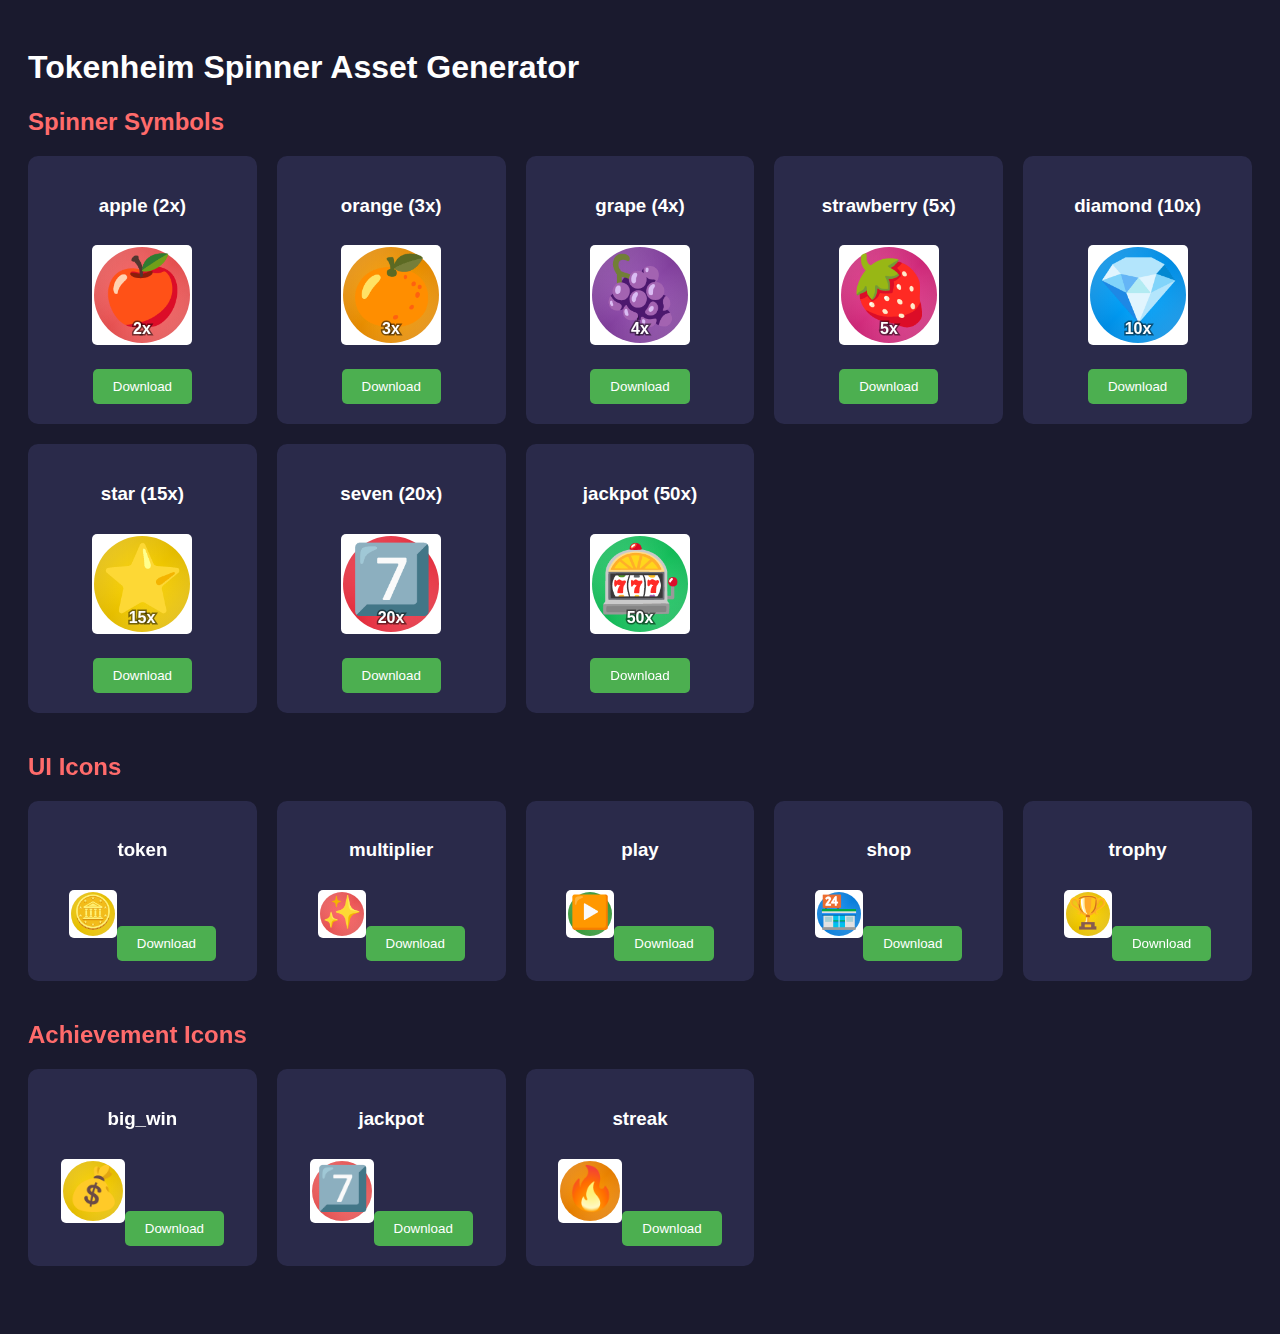
<file: src/client/asset_generator.html>
<!DOCTYPE html>
<html lang="en">
<head>
    <meta charset="UTF-8">
    <meta name="viewport" content="width=device-width, initial-scale=1.0">
    <title>Asset Generator - Tokenheim Spinner</title>
    <style>
        body {
            background: #1a1a2e;
            color: white;
            font-family: Arial, sans-serif;
            padding: 20px;
        }
        .generator-container {
            display: grid;
            grid-template-columns: repeat(auto-fill, minmax(200px, 1fr));
            gap: 20px;
            margin-bottom: 40px;
        }
        .asset-item {
            background: #2a2a4a;
            padding: 20px;
            border-radius: 10px;
            text-align: center;
        }
        canvas {
            margin: 10px 0;
            background: #ffffff;
            border-radius: 5px;
        }
        button {
            background: #4CAF50;
            color: white;
            border: none;
            padding: 10px 20px;
            border-radius: 5px;
            cursor: pointer;
            margin-top: 10px;
        }
        button:hover {
            background: #45a049;
        }
        h2 {
            color: #ff6b6b;
            margin-bottom: 20px;
        }
    </style>
</head>
<body>
    <h1>Tokenheim Spinner Asset Generator</h1>
    
    <h2>Spinner Symbols</h2>
    <div class="generator-container" id="spinner-symbols"></div>
    
    <h2>UI Icons</h2>
    <div class="generator-container" id="ui-icons"></div>
    
    <h2>Achievement Icons</h2>
    <div class="generator-container" id="achievement-icons"></div>

    <script>
        class AssetGenerator {
            constructor() {
                this.spinnerSymbols = {
                    apple: { emoji: '🍎', color: '#ff6b6b', size: 100, value: '2x' },
                    orange: { emoji: '🍊', color: '#ffa502', size: 100, value: '3x' },
                    grape: { emoji: '🍇', color: '#9b59b6', size: 100, value: '4x' },
                    strawberry: { emoji: '🍓', color: '#e84393', size: 100, value: '5x' },
                    diamond: { emoji: '💎', color: '#00a8ff', size: 100, value: '10x' },
                    star: { emoji: '⭐', color: '#ffd700', size: 100, value: '15x' },
                    seven: { emoji: '7️⃣', color: '#ff4757', size: 100, value: '20x' },
                    jackpot: { emoji: '🎰', color: '#2ed573', size: 100, value: '50x' }
                };

                this.uiIcons = {
                    token: { emoji: '🪙', color: '#ffd700', size: 48 },
                    multiplier: { emoji: '✨', color: '#ff6b6b', size: 48 },
                    play: { emoji: '▶️', color: '#4CAF50', size: 48 },
                    shop: { emoji: '🏪', color: '#2196F3', size: 48 },
                    trophy: { emoji: '🏆', color: '#ffd700', size: 48 }
                };

                this.achievementIcons = {
                    big_win: { emoji: '💰', color: '#ffd700', size: 64 },
                    jackpot: { emoji: '7️⃣', color: '#ff6b6b', size: 64 },
                    streak: { emoji: '🔥', color: '#ff9800', size: 64 }
                };

                this.init();
            }

            init() {
                this.generateSpinnerSymbols();
                this.generateUIIcons();
                this.generateAchievementIcons();
            }

            createCanvas(width, height) {
                const canvas = document.createElement('canvas');
                canvas.width = width;
                canvas.height = height;
                return canvas;
            }

            drawSymbol(ctx, config) {
                const { emoji, color, size, value } = config;
                
                // Clear background
                ctx.clearRect(0, 0, size, size);

                // Draw background circle with gradient
                const gradient = ctx.createRadialGradient(
                    size/2, size/2, 0,
                    size/2, size/2, size/2
                );
                gradient.addColorStop(0, color);
                gradient.addColorStop(1, this.adjustColor(color, -30));
                
                ctx.beginPath();
                ctx.arc(size/2, size/2, size/2 - 2, 0, Math.PI * 2);
                ctx.fillStyle = gradient;
                ctx.fill();

                // Add shine effect
                const shine = ctx.createLinearGradient(0, 0, size, size);
                shine.addColorStop(0, 'rgba(255, 255, 255, 0.2)');
                shine.addColorStop(0.5, 'rgba(255, 255, 255, 0)');
                shine.addColorStop(1, 'rgba(255, 255, 255, 0.2)');
                ctx.fillStyle = shine;
                ctx.fill();

                // Draw emoji
                ctx.font = `${size/1.5}px Arial`;
                ctx.textAlign = 'center';
                ctx.textBaseline = 'middle';
                ctx.fillText(emoji, size/2, size/2);

                // Draw value label if provided
                if (value) {
                    ctx.font = 'bold 16px Arial';
                    ctx.fillStyle = 'white';
                    ctx.strokeStyle = 'rgba(0, 0, 0, 0.5)';
                    ctx.lineWidth = 3;
                    ctx.strokeText(value, size/2, size - 15);
                    ctx.fillText(value, size/2, size - 15);
                }
            }

            adjustColor(color, amount) {
                const hex = color.replace('#', '');
                const r = Math.max(0, Math.min(255, parseInt(hex.substr(0, 2), 16) + amount));
                const g = Math.max(0, Math.min(255, parseInt(hex.substr(2, 2), 16) + amount));
                const b = Math.max(0, Math.min(255, parseInt(hex.substr(4, 2), 16) + amount));
                return `#${r.toString(16).padStart(2, '0')}${g.toString(16).padStart(2, '0')}${b.toString(16).padStart(2, '0')}`;
            }

            generateSpinnerSymbols() {
                const container = document.getElementById('spinner-symbols');
                for (const [name, config] of Object.entries(this.spinnerSymbols)) {
                    const div = document.createElement('div');
                    div.className = 'asset-item';
                    div.innerHTML = `<h3>${name} (${config.value})</h3>`;

                    const canvas = this.createCanvas(config.size, config.size);
                    const ctx = canvas.getContext('2d');
                    this.drawSymbol(ctx, config);
                    
                    div.appendChild(canvas);

                    const downloadBtn = document.createElement('button');
                    downloadBtn.textContent = 'Download';
                    downloadBtn.onclick = () => this.downloadCanvas(canvas, name);
                    div.appendChild(downloadBtn);

                    container.appendChild(div);
                }
            }

            generateUIIcons() {
                const container = document.getElementById('ui-icons');
                for (const [name, config] of Object.entries(this.uiIcons)) {
                    const div = document.createElement('div');
                    div.className = 'asset-item';
                    div.innerHTML = `<h3>${name}</h3>`;

                    const canvas = this.createCanvas(config.size, config.size);
                    const ctx = canvas.getContext('2d');
                    this.drawSymbol(ctx, config);
                    
                    div.appendChild(canvas);

                    const downloadBtn = document.createElement('button');
                    downloadBtn.textContent = 'Download';
                    downloadBtn.onclick = () => this.downloadCanvas(canvas, name);
                    div.appendChild(downloadBtn);

                    container.appendChild(div);
                }
            }

            generateAchievementIcons() {
                const container = document.getElementById('achievement-icons');
                for (const [name, config] of Object.entries(this.achievementIcons)) {
                    const div = document.createElement('div');
                    div.className = 'asset-item';
                    div.innerHTML = `<h3>${name}</h3>`;

                    const canvas = this.createCanvas(config.size, config.size);
                    const ctx = canvas.getContext('2d');
                    this.drawSymbol(ctx, config);
                    
                    div.appendChild(canvas);

                    const downloadBtn = document.createElement('button');
                    downloadBtn.textContent = 'Download';
                    downloadBtn.onclick = () => this.downloadCanvas(canvas, name);
                    div.appendChild(downloadBtn);

                    container.appendChild(div);
                }
            }

            downloadCanvas(canvas, name) {
                const link = document.createElement('a');
                link.download = `${name}.png`;
                link.href = canvas.toDataURL('image/png');
                link.click();
            }
        }

        // Initialize the generator when the page loads
        window.addEventListener('load', () => {
            new AssetGenerator();
        });
    </script>
</body>
</html>
</file>
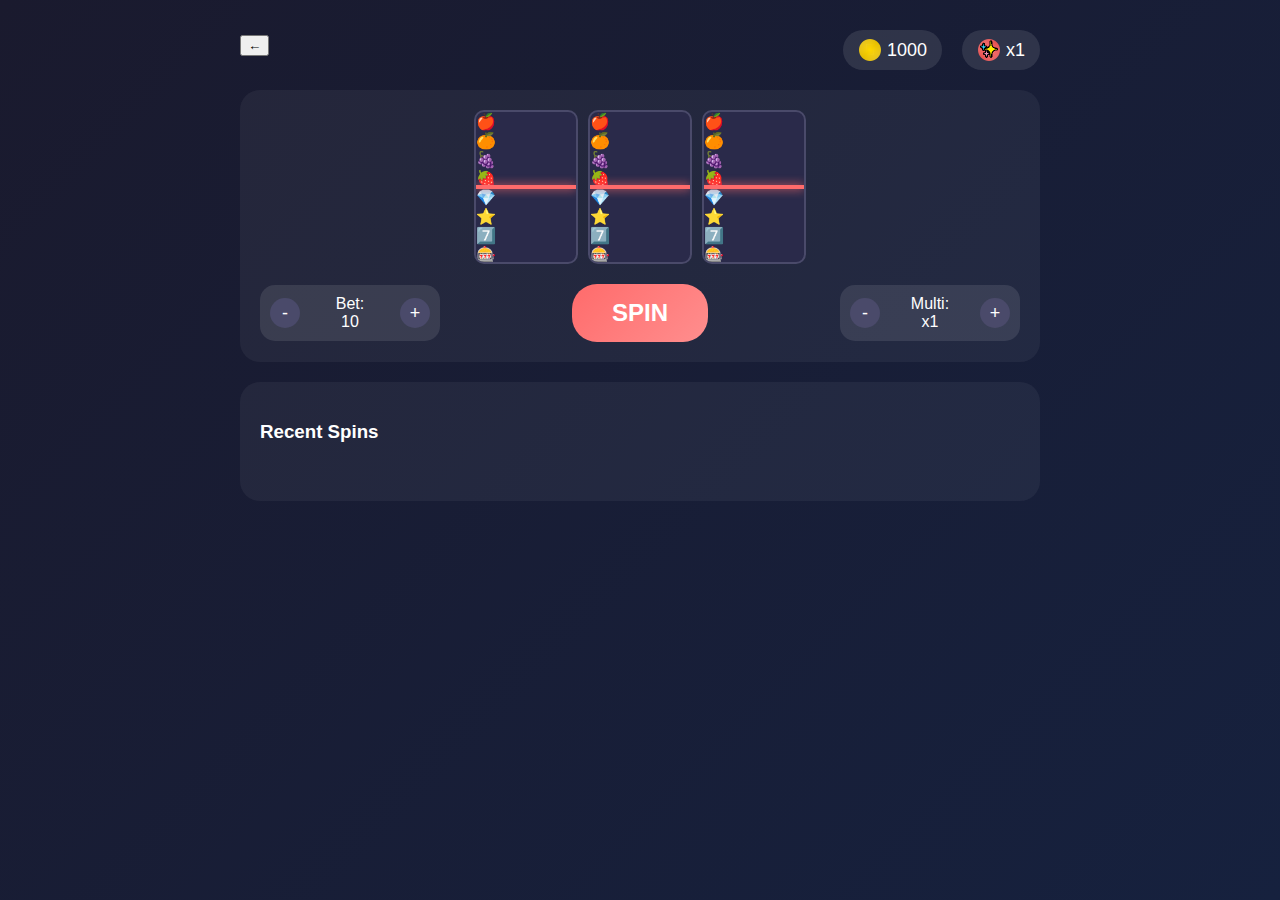
<file: src/client/game.html>
<!DOCTYPE html>
<html lang="en">
<head>
    <meta charset="UTF-8">
    <meta name="viewport" content="width=device-width, initial-scale=1.0">
    <title>Tokenheim - Spinner</title>
    <script src="https://telegram.org/js/telegram-web-app.js"></script>
    <link rel="stylesheet" href="styles/main.css">
</head>
<body class="game-page">
    <div id="game-container">
        <div class="game-header">
            <button id="menu-btn" class="menu-button" onclick="window.location.href='index.html'">←</button>
            <div class="player-stats">
                <div class="stat-item">
                    <img src="assets/ui/token.png" alt="Tokens" class="stat-icon">
                    <span id="tokens">1000</span>
                </div>
                <div class="stat-item">
                    <img src="assets/ui/multiplier.png" alt="Multiplier" class="stat-icon">
                    <span id="multiplier">x1</span>
                </div>
            </div>
        </div>

        <div class="spinner-container">
            <div class="spinner-wrapper">
                <div id="spinner1" class="spinner"></div>
                <div id="spinner2" class="spinner"></div>
                <div id="spinner3" class="spinner"></div>
            </div>
            
            <div class="controls">
                <div class="bet-controls">
                    <button id="decrease-bet" class="bet-btn">-</button>
                    <div class="bet-amount">
                        <span>Bet:</span>
                        <span id="current-bet">10</span>
                    </div>
                    <button id="increase-bet" class="bet-btn">+</button>
                </div>
                
                <button id="spin-btn" class="spin-button">SPIN</button>
                
                <div class="multiplier-controls">
                    <button id="decrease-multi" class="multi-btn">-</button>
                    <div class="multiplier-amount">
                        <span>Multi:</span>
                        <span id="current-multi">x1</span>
                    </div>
                    <button id="increase-multi" class="multi-btn">+</button>
                </div>
            </div>
        </div>

        <div class="recent-spins">
            <h3>Recent Spins</h3>
            <div id="spin-history" class="spin-history">
                <!-- Will be populated by JavaScript -->
            </div>
        </div>

        <div id="win-popup" class="popup hidden">
            <div class="popup-content">
                <h2>🎉 Big Win! 🎉</h2>
                <div class="win-amount">
                    <span id="win-amount">0</span>
                    <span>Tokens</span>
                </div>
                <button id="collect-btn">Collect</button>
            </div>
        </div>
    </div>
    <script src="js/spinner.js"></script>
</body>
</html>
</file>
<file: src/client/styles/main.css>
/* Base styles */
:root {
    --primary-color: #6c5ce7;
    --secondary-color: #a29bfe;
    --accent-color: #ffeaa7;
    --text-color: #2d3436;
    --bg-color: #f5f6fa;
    --card-bg: #ffffff;
    --shadow: 0 4px 6px rgba(0, 0, 0, 0.1);
}

body {
    margin: 0;
    padding: 0;
    font-family: -apple-system, BlinkMacSystemFont, 'Segoe UI', Roboto, Oxygen, Ubuntu, Cantarell, 'Open Sans', 'Helvetica Neue', sans-serif;
    background-color: var(--bg-color);
    color: var(--text-color);
}

/* Dashboard styles */
.dashboard-page {
    min-height: 100vh;
}

.dashboard-container {
    max-width: 800px;
    margin: 0 auto;
    padding: 20px;
}

.dashboard-header {
    background: var(--card-bg);
    border-radius: 15px;
    padding: 20px;
    margin-bottom: 20px;
    box-shadow: var(--shadow);
}

.dashboard-header h1 {
    margin: 0 0 20px 0;
    color: var(--primary-color);
    font-size: 2em;
}

.player-info {
    display: flex;
    align-items: center;
    gap: 20px;
}

.player-avatar {
    position: relative;
    width: 80px;
    height: 80px;
}

.player-avatar img {
    width: 100%;
    height: 100%;
    border-radius: 50%;
    object-fit: cover;
}

.level-badge {
    position: absolute;
    bottom: -5px;
    right: -5px;
    background: var(--primary-color);
    color: white;
    border-radius: 50%;
    width: 25px;
    height: 25px;
    display: flex;
    align-items: center;
    justify-content: center;
    font-weight: bold;
    font-size: 0.8em;
}

.player-details h2 {
    margin: 0;
    font-size: 1.5em;
}

.player-stats {
    display: flex;
    gap: 15px;
    margin-top: 10px;
}

.stat {
    display: flex;
    align-items: center;
    gap: 5px;
}

.stat-icon {
    width: 20px;
    height: 20px;
}

/* Quick Actions */
.quick-actions {
    display: grid;
    grid-template-columns: repeat(auto-fit, minmax(150px, 1fr));
    gap: 15px;
    margin-bottom: 30px;
}

.action-btn {
    background: var(--card-bg);
    border: none;
    border-radius: 10px;
    padding: 15px;
    font-size: 1.1em;
    cursor: pointer;
    display: flex;
    align-items: center;
    justify-content: center;
    gap: 10px;
    box-shadow: var(--shadow);
    transition: transform 0.2s;
}

.action-btn:hover {
    transform: translateY(-2px);
}

.primary-btn {
    background: var(--primary-color);
    color: white;
}

.btn-icon {
    font-size: 1.2em;
}

/* Progress Section */
.progress-section {
    background: var(--card-bg);
    border-radius: 15px;
    padding: 20px;
    margin-bottom: 30px;
    box-shadow: var(--shadow);
}

.progress-stats {
    display: grid;
    grid-template-columns: repeat(auto-fit, minmax(120px, 1fr));
    gap: 15px;
    margin-top: 15px;
}

.stat-card {
    text-align: center;
    padding: 15px;
    background: var(--bg-color);
    border-radius: 10px;
}

.stat-card h4 {
    margin: 0 0 10px 0;
    font-size: 0.9em;
    color: #666;
}

.stat-card span {
    font-size: 1.5em;
    font-weight: bold;
    color: var(--primary-color);
}

/* Achievements Section */
.achievements-section {
    background: var(--card-bg);
    border-radius: 15px;
    padding: 20px;
    box-shadow: var(--shadow);
}

.achievement-item {
    display: flex;
    align-items: center;
    gap: 15px;
    padding: 15px;
    border-bottom: 1px solid #eee;
}

.achievement-item:last-child {
    border-bottom: none;
}

.achievement-icon {
    font-size: 2em;
}

.achievement-details h4 {
    margin: 0;
    font-size: 1.1em;
}

.achievement-details p {
    margin: 5px 0 0 0;
    font-size: 0.9em;
    color: #666;
}

.empty-state {
    text-align: center;
    padding: 30px;
    color: #666;
}

/* Game Page Styles */
.game-page {
    background: linear-gradient(135deg, #1a1a2e 0%, #16213e 100%);
    color: #ffffff;
    min-height: 100vh;
    margin: 0;
    padding: 0;
    font-family: 'Arial', sans-serif;
}

#game-container {
    max-width: 800px;
    margin: 0 auto;
    padding: 20px;
}

.game-header {
    display: flex;
    justify-content: space-between;
    align-items: center;
    margin-bottom: 20px;
}

.player-stats {
    display: flex;
    gap: 20px;
}

.stat-item {
    display: flex;
    align-items: center;
    gap: 5px;
    background: rgba(255, 255, 255, 0.1);
    padding: 8px 15px;
    border-radius: 20px;
    font-size: 18px;
}

.stat-icon {
    width: 24px;
    height: 24px;
}

/* Spinner Styles */
.spinner-container {
    background: rgba(255, 255, 255, 0.05);
    border-radius: 20px;
    padding: 20px;
    margin-bottom: 20px;
}

.spinner-wrapper {
    display: flex;
    justify-content: center;
    gap: 10px;
    margin-bottom: 20px;
}

.spinner {
    width: 100px;
    height: 150px;
    background: #2a2a4a;
    border: 2px solid #4a4a6a;
    border-radius: 10px;
    overflow: hidden;
    position: relative;
}

.spinner::after {
    content: '';
    position: absolute;
    top: 50%;
    left: 0;
    right: 0;
    height: 4px;
    background: #ff6b6b;
    transform: translateY(-50%);
    box-shadow: 0 0 10px #ff6b6b;
}

/* Controls Styles */
.controls {
    display: flex;
    justify-content: space-between;
    align-items: center;
    gap: 20px;
}

.bet-controls, .multiplier-controls {
    display: flex;
    align-items: center;
    gap: 10px;
    background: rgba(255, 255, 255, 0.1);
    padding: 10px;
    border-radius: 15px;
}

.bet-btn, .multi-btn {
    width: 30px;
    height: 30px;
    border: none;
    border-radius: 50%;
    background: #4a4a6a;
    color: white;
    cursor: pointer;
    font-size: 18px;
    transition: background 0.3s;
}

.bet-btn:hover, .multi-btn:hover {
    background: #6a6a8a;
}

.bet-amount, .multiplier-amount {
    display: flex;
    flex-direction: column;
    align-items: center;
    min-width: 80px;
}

.spin-button {
    padding: 15px 40px;
    font-size: 24px;
    font-weight: bold;
    background: linear-gradient(135deg, #ff6b6b 0%, #ff8e8e 100%);
    border: none;
    border-radius: 25px;
    color: white;
    cursor: pointer;
    transition: transform 0.3s, box-shadow 0.3s;
}

.spin-button:hover {
    transform: translateY(-2px);
    box-shadow: 0 5px 15px rgba(255, 107, 107, 0.4);
}

.spin-button:active {
    transform: translateY(0);
}

/* Recent Spins */
.recent-spins {
    background: rgba(255, 255, 255, 0.05);
    border-radius: 20px;
    padding: 20px;
}

.spin-history {
    display: flex;
    gap: 10px;
    overflow-x: auto;
    padding: 10px 0;
}

.spin-result {
    background: rgba(255, 255, 255, 0.1);
    padding: 10px;
    border-radius: 10px;
    min-width: 80px;
    text-align: center;
}

.win {
    background: rgba(100, 255, 100, 0.2);
}

.loss {
    background: rgba(255, 100, 100, 0.1);
}

/* Win Popup */
.popup {
    position: fixed;
    top: 0;
    left: 0;
    right: 0;
    bottom: 0;
    background: rgba(0, 0, 0, 0.8);
    display: flex;
    justify-content: center;
    align-items: center;
    z-index: 1000;
}

.popup.hidden {
    display: none;
}

.popup-content {
    background: linear-gradient(135deg, #2a2a4a 0%, #3a3a5a 100%);
    padding: 30px;
    border-radius: 20px;
    text-align: center;
    animation: popup 0.5s ease-out;
}

.win-amount {
    font-size: 48px;
    font-weight: bold;
    margin: 20px 0;
    color: #ff6b6b;
}

#collect-btn {
    padding: 15px 40px;
    font-size: 20px;
    background: linear-gradient(135deg, #4CAF50 0%, #45a049 100%);
    border: none;
    border-radius: 25px;
    color: white;
    cursor: pointer;
    transition: transform 0.3s;
}

#collect-btn:hover {
    transform: scale(1.05);
}

@keyframes popup {
    from {
        transform: scale(0.8);
        opacity: 0;
    }
    to {
        transform: scale(1);
        opacity: 1;
    }
}

/* Responsive Design */
@media (max-width: 600px) {
    .spinner-wrapper {
        gap: 5px;
    }

    .spinner {
        width: 80px;
        height: 120px;
    }

    .controls {
        flex-direction: column;
        gap: 15px;
    }

    .bet-controls, .multiplier-controls {
        width: 100%;
        justify-content: center;
    }
}

@media (max-width: 768px) {
    .dashboard-container {
        padding: 10px;
    }

    .player-info {
        flex-direction: column;
        text-align: center;
    }

    .player-stats {
        justify-content: center;
    }

    .progress-stats {
        grid-template-columns: 1fr;
    }
}
</file>
